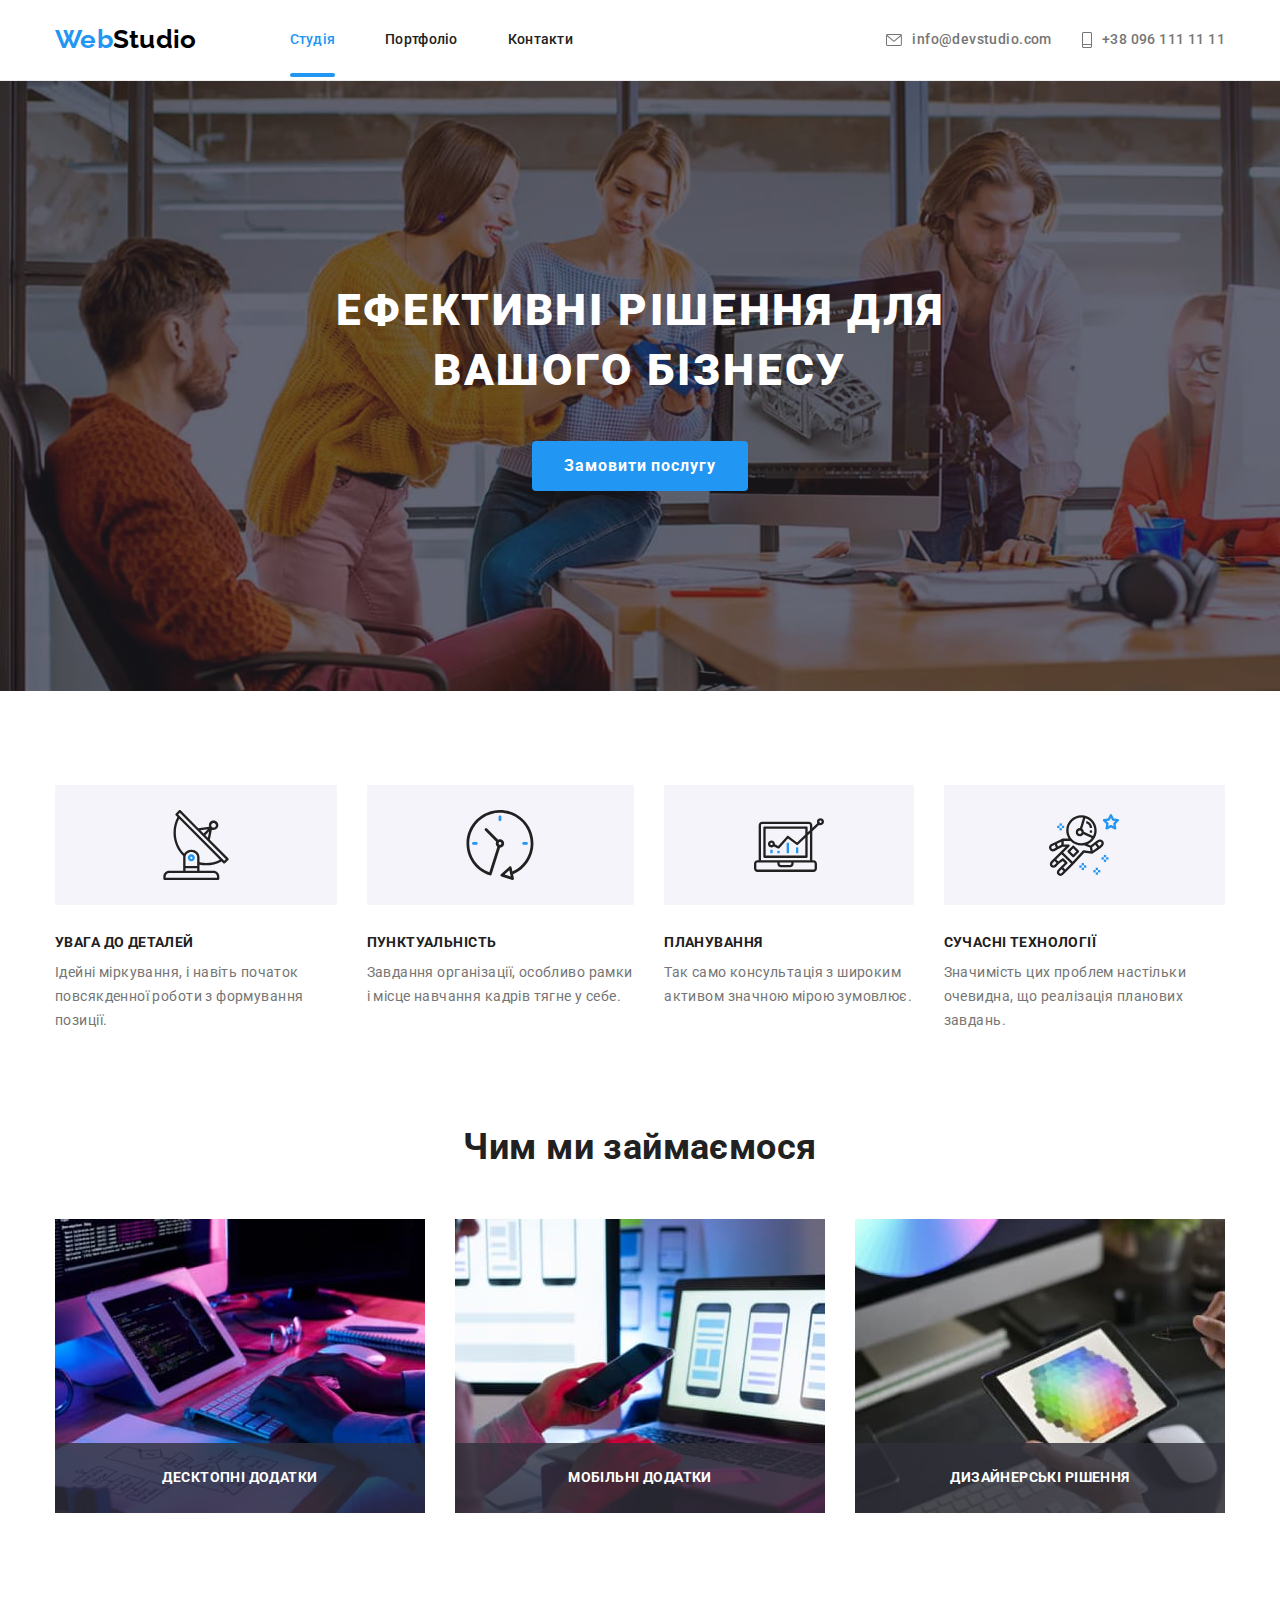
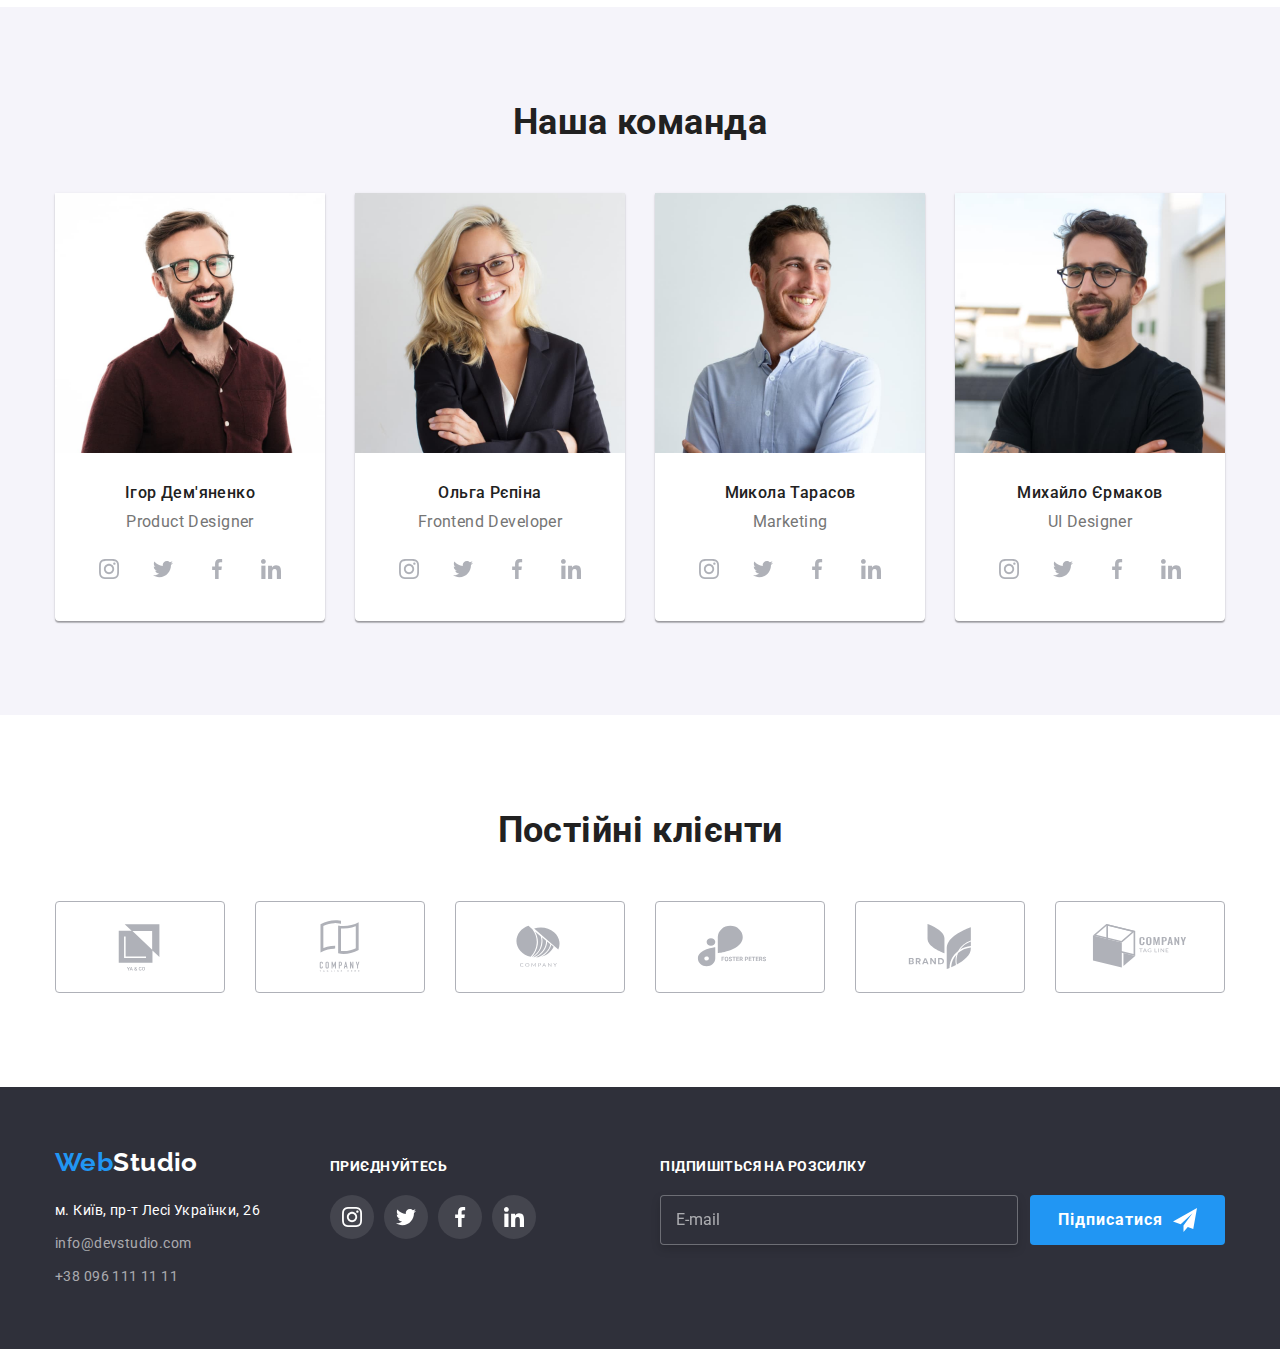
<file: index.html>
<!DOCTYPE html>
<html lang="uk">
	<head>
		<meta charset="UTF-8" />
		<meta http-equiv="X-UA-Compatible" content="IE=edge" />
		<meta name="viewport" content="width=device-width, initial-scale=1.0" />
		<title>webstudio</title>
		<link rel="preconnect" href="https://fonts.googleapis.com" />
		<link rel="preconnect" href="https://fonts.gstatic.com" crossorigin />
		<link
			href="https://fonts.googleapis.com/css2?family=Raleway:wght@700&family=Roboto:wght@400;500;700;900&display=swap"
			rel="stylesheet"
		/>
		<link rel="stylesheet" href="https://cdn.jsdelivr.net/npm/modern-normalize@1.1.0/modern-normalize.min.css" />

		<link rel="stylesheet" href="./css/styles.css" />
	</head>

	<body>
		<header class="page-header">
			<div class="container page-header-container">
				<nav class="navigation">
					<a href="./index.html" class="logo-header link"><span class="accent">Web</span>Studio</a>

					<ul class="site-nav list">
						<li class="site-nav-item"><a class="site-nav-link current-link link" href="./index.html">Студія</a> </li>
						<li class="site-nav-item"><a class="site-nav-link link" href="./portfolio.html">Портфоліо</a></li>
						<li class="site-nav-item"><a class="site-nav-link link" href="">Контакти</a></li>
					</ul>
				</nav>

				<ul class="contacts list">
					<li class="contacts-item">
						<a class="contacts-link link" href="mailto:info@devstudio.com">
							<svg class="mail-icon" width="16px" height="12px">
								<use href="./images/icons.svg.svg#icon-envelope-hover"></use></svg
							>info@devstudio.com
						</a>
					</li>
					<li class="contacts-item fon">
						<a class="contacts-link link" href="tel:+380961111111">
							<svg class="tel-icon" width="10px" height="16px">
								<use href="./images/icons.svg.svg#icon-Vector"></use></svg
							>+38 096 111 11 11
						</a>
					</li>
				</ul>
			</div>
		</header>
		<main>
			<!-- HERO-->
			<section class="hero">
				<div class="container hero-container">
					<h1 class="hero-title">Ефективні рішення для вашого бізнесу</h1>
					<button class="hero-btn btn" type="button" data-modal-open>Замовити послугу</button>
				</div>
			</section>

			<!-- Секція з особливостями-->

			<section class="section about-main">
				<div class="container">
					<h2 class="section-title visually-hidden">Переваги</h2>
					<ul class="preference list">
						<li class="preference-item">
							<div class="preference-icon">
								<svg class="svg-clients" width="70" height="70">
									<use href="./images/icons.svg.svg#icon-antenna-1"></use>
								</svg>
							</div>
							<h3 class="title">УВАГА ДО ДЕТАЛЕЙ</h3>
							<p> Ідейні міркування, і навіть початок повсякденної роботи з формування позиції. </p>
						</li>
						<li class="preference-item">
							<div class="preference-icon">
								<svg class="svg-clients" width="70" height="70">
									<use href="./images/icons.svg.svg#icon-clock-1"></use>
								</svg>
							</div>
							<h3 class="title">ПУНКТУАЛЬНІСТЬ</h3>
							<p> Завдання організації, особливо рамки і місце навчання кадрів тягне у себе. </p>
						</li>
						<li class="preference-item">
							<div class="preference-icon">
								<svg class="svg-clients" width="70" height="70">
									<use href="./images/icons.svg.svg#icon-diagram-1"></use>
								</svg>
							</div>
							<h3 class="title">ПЛАНУВАННЯ</h3>
							<p> Так само консультація з широким активом значною мірою зумовлює. </p>
						</li>
						<li class="preference-item">
							<div class="preference-icon">
								<svg class="svg-clients" width="70" height="70">
									<use href="./images/icons.svg.svg#icon-astronaut-1"></use>
								</svg>
							</div>
							<h3 class="title">СУЧАСНІ ТЕХНОЛОГІЇ</h3>
							<p> Значимість цих проблем настільки очевидна, що реалізація планових завдань. </p>
						</li>
					</ul>
				</div>
			</section>

			<section class="section section-about-pic">
				<div class="container about-pic-cont">
					<h2 class="section-title">Чим ми займаємося</h2>
					<ul class="activity list">
						<li class="activity-item">
							<img
								class="activity-item-img"
								src="./images/img-1.jpg"
								alt="Людина працює з клавіатурою"
								width="370"
								height="294"
							/>
							<h3 class="addition"> Десктопні додатки </h3>
						</li>
						<li class="activity-item">
							<img
								class="activity-item-img"
								src="./images/img-2.jpg"
								alt="Людина працює на ноутбуці"
								width="370"
								height="294"
							/>
							<h3 class="addition"> Мобільні додатки </h3>
						</li>
						<li class="activity-item">
							<img
								class="activity-item-img"
								src="./images/img-3.jpg"
								alt="Людина працює з графічним планшетом"
								width="370"
								height="294"
							/>
							<h3 class="addition"> Дизайнерські рішення </h3>
						</li>
					</ul>
				</div>
			</section>

			<!-- Наша команда-->

			<section class="section section-team">
				<div class="container">
					<h2 class="section-title">Наша команда</h2>
					<ul class="team list">
						<li class="team-item">
							<img
								class="team-img"
								src="./images/img-1-igor.jpg"
								alt="чоловік в окулярах продукт дизайнер"
								width="270"
								height="260"
							/>
							<h3 class="title">Ігор Дем'яненко</h3>
							<p class="team-speciality">Product Designer</p>
							<ul class="social-list list">
								<li class="social-list-item">
									<a href="" class="social-list-link">
										<svg aria-label="іконка інстаграм" class="social-icon" width="20" height="20">
											<use href="./images/icons.svg.svg#icon-instagram"></use>
										</svg>
									</a>
								</li>
								<li class="social-list-item">
									<a href="" class="social-list-link link">
										<svg aria-label="іконка твітер" class="social-icon" width="20" height="20">
											<use href="./images/icons.svg.svg#icon-twitter"></use>
										</svg>
									</a>
								</li>
								<li class="social-list-item">
									<a href="" class="social-list-link">
										<svg aria-label="іконка фейсбук" class="social-icon" width="20" height="20">
											<use href="./images/icons.svg.svg#icon-facebook"></use>
										</svg>
									</a>
								</li>
								<li class="social-list-item">
									<a href="" class="social-list-link">
										<svg aria-label="іконка лінкедін" class="social-icon" width="20" height="20">
											<use href="./images/icons.svg.svg#icon-linkedin"></use>
										</svg>
									</a>
								</li>
							</ul>
						</li>
						<li class="team-item">
							<img
								class="team-img"
								src="./images/img-2-olga.jpg"
								alt="фото блондинки в окулярах фронтент девелопер"
								width="270"
								height="260"
							/>
							<h3 class="title">Ольга Рєпіна</h3>
							<p class="team-speciality">Frontend Developer</p>
							<ul class="social-list list">
								<li class="social-list-item">
									<a href="" class="social-list-link">
										<svg aria-label="іконка інстаграм" class="social-icon" width="20" height="20">
											<use href="./images/icons.svg.svg#icon-instagram"></use>
										</svg>
									</a>
								</li>
								<li class="social-list-item">
									<a href="" class="social-list-link link">
										<svg aria-label="іконка твітер" class="social-icon" width="20" height="20">
											<use href="./images/icons.svg.svg#icon-twitter"></use>
										</svg>
									</a>
								</li>
								<li class="social-list-item">
									<a href="" class="social-list-link">
										<svg aria-label="іконка фейсбук" class="social-icon" width="20" height="20">
											<use href="./images/icons.svg.svg#icon-facebook"></use>
										</svg>
									</a>
								</li>
								<li class="social-list-item">
									<a href="" class="social-list-link">
										<svg aria-label="іконка лінкедін" class="social-icon" width="20" height="20">
											<use href="./images/icons.svg.svg#icon-linkedin"></use>
										</svg>
									</a>
								</li>
							</ul>
						</li>
						<li class="team-item">
							<img
								class="team-img"
								src="./images/img-3-mykola.jpg"
								alt="фото молодого чоловіка з посмішкою"
								width="270"
								height="260"
							/>
							<h3 class="title">Микола Тарасов</h3>
							<p class="team-speciality">Marketing</p>
							<ul class="social-list list">
								<li class="social-list-item">
									<a href="" class="social-list-link">
										<svg aria-label="іконка інстаграм" class="social-icon" width="20" height="20">
											<use href="./images/icons.svg.svg#icon-instagram"></use>
										</svg>
									</a>
								</li>
								<li class="social-list-item">
									<a href="" class="social-list-link link">
										<svg aria-label="іконка твітер" class="social-icon" width="20" height="20">
											<use href="./images/icons.svg.svg#icon-twitter"></use>
										</svg>
									</a>
								</li>
								<li class="social-list-item">
									<a href="" class="social-list-link">
										<svg aria-label="іконка фейсбук" class="social-icon" width="20" height="20">
											<use href="./images/icons.svg.svg#icon-facebook"></use>
										</svg>
									</a>
								</li>
								<li class="social-list-item">
									<a href="" class="social-list-link">
										<svg aria-label="іконка лінкедін" class="social-icon" width="20" height="20">
											<use href="./images/icons.svg.svg#icon-linkedin"></use>
										</svg>
									</a>
								</li>
							</ul>
						</li>
						<li class="team-item">
							<img
								class="team-img"
								src="./images/img-4-mihaylo.jpg"
								alt="фото чоловіка з окулярами в чорній футболці"
								width="270"
								height="260"
							/>
							<h3 class="title">Михайло Єрмаков</h3>
							<p class="team-speciality">UI Designer</p>
							<ul class="social-list list">
								<li class="social-list-item">
									<a href="" class="social-list-link link">
										<svg aria-label="іконка твітер" class="social-icon" width="20" height="20">
											<use href="./images/icons.svg.svg#icon-instagram"></use>
										</svg>
									</a>
								</li>
								<li class="social-list-item">
									<a href="" class="social-list-link link">
										<svg aria-label="іконка твітер" class="social-icon" width="20" height="20">
											<use href="./images/icons.svg.svg#icon-twitter"></use>
										</svg>
									</a>
								</li>
								<li class="social-list-item">
									<a href="" class="social-list-link">
										<svg aria-label="іконка фейсбук" class="social-icon" width="20" height="20">
											<use href="./images/icons.svg.svg#icon-facebook"></use>
										</svg>
									</a>
								</li>
								<li class="social-list-item">
									<a href="" class="social-list-link">
										<svg aria-label="іконка лінкедін" class="social-icon" width="20" height="20">
											<use href="./images/icons.svg.svg#icon-linkedin"></use>
										</svg>
									</a>
								</li>
							</ul>
						</li>
					</ul>
				</div>
			</section>

			<!--Постійні клієнти-->
			<section class="section section-clients">
				<div class="container">
					<h2 class="section-title">Постійні клієнти</h2>
					<ul class="list section-our-clients">
						<li class="clients-company">
							<a href="" class="clients-link">
								<svg class="clients" width="106" height="60">
									<use href="./images/icons.svg.svg#icon-clients1"></use>
								</svg>
							</a>
						</li>
						<li class="clients-company">
							<a href="" class="clients-link">
								<svg class="clients" width="106" height="60">
									<use href="./images/icons.svg.svg#icon-clients2"></use>
								</svg>
							</a>
						</li>
						<li class="clients-company">
							<a href="" class="clients-link">
								<svg class="clients" width="106" height="60">
									<use href="./images/icons.svg.svg#icon-clients3"></use>
								</svg>
							</a>
						</li>
						<li class="clients-company">
							<a href="" class="clients-link">
								<svg class="clients" width="106" height="60">
									<use href="./images/icons.svg.svg#icon-clients4"></use>
								</svg>
							</a>
						</li>
						<li class="clients-company">
							<a href="" class="clients-link">
								<svg class="clients" width="106" height="60">
									<use href="./images/icons.svg.svg#icon-clients5"></use>
								</svg>
							</a>
						</li>
						<li class="clients-company">
							<a href="" class="clients-link">
								<svg class="clients" width="106" height="60">
									<use href="./images/icons.svg.svg#icon-clients6"></use>
								</svg>
							</a>
						</li>
					</ul>
				</div>
			</section>
		</main>
		<footer class="page-footer">
			<div class="container ftr">
				<div class="footer-div">
					<a class="logo-footer link" href="./index.html"><span class="accent">Web</span>Studio</a>
					<address>
						<ul class="footer-contacts list">
							<li class="footer-contacts-item">
								<a class="footer-contact-adr link" href="">м. Київ, пр-т Лесі Українки, 26</a>
							</li>
							<li class="footer-contacts-item">
								<a class="footer-contact link" href="mailto:info@devstudio.com">info@devstudio.com</a>
							</li>
							<li class="footer-contacts-item">
								<a class="footer-contact link" href="tel:+380961111111">+38 096 111 11 11</a>
							</li>
						</ul>
					</address>
				</div>
				<div class="footer-icon">
					<p class="foot-links">Приєднуйтесь</p>
					<ul class="social-footer list">
						<li class="social-footer-item">
							<a href="" class="social-footer-link link">
								<svg aria-label="іконка твітер" class="footer-iconf" width="20" height="20">
									<use href="./images/icons.svg.svg#icon-instagram"></use>
								</svg>
							</a>
						</li>
						<li class="social-footer-item">
							<a href="" class="social-footer-link link">
								<svg aria-label="іконка твітер" class="footer-iconf" width="20" height="20">
									<use href="./images/icons.svg.svg#icon-twitter"></use>
								</svg>
							</a>
						</li>
						<li class="social-footer-item">
							<a href="" class="social-footer-link link">
								<svg aria-label="іконка фейсбук" class="footer-iconf" width="20" height="20">
									<use href="./images/icons.svg.svg#icon-facebook"></use>
								</svg>
							</a>
						</li>
						<li class="social-footer-item">
							<a href="" class="social-footer-link link">
								<svg aria-label="іконка лінкедін" class="footer-iconf" width="20" height="20">
									<use href="./images/icons.svg.svg#icon-linkedin"></use>
								</svg>
							</a>
						</li>
					</ul>
				</div>
				<div class="form-footer">
					<p class="foot-links">Підпишіться на розсилку</p>
					<form class="form-footer-span">
						<label>
							<input
								type="email"
								name="user_email"
								required
								placeholder="E-mail"
								class="form-footer-input"
								pattern="[a-z0-9._%+-]+@[a-z0-9.-]+\.[a-z]{2,4}$"
							/>
						</label>
						<button type="submit" class="form-footer-btn btn">
							Підписатися
							<svg class="form-footer-icon" width="24" height="24">
								<use href="./images/icons.svg.svg#icon-send"></use>
							</svg>
						</button>
					</form>
				</div>
			</div>
		</footer>
		<div class="blackdrop is-hidden" data-modal>
			<div class="modal">
				<button type="button" class="modal-close-btn" data-modal-close
					><svg class="close" width="18" height="18">
						<use href="./images/icons.svg.svg#icon-close"></use></svg
				></button>
				<b class="modal-form-title">Залиште свої дані, ми вам передзвонимо </b>
				<form class="modal-form">
					<label class="modal-form-field">
						Ім'я
						<span class="modal-form-span">
							<input type="text" class="modal-form-input" name="user_name" required pattern="[a-zA-Zа-яА-ЯіІїЇ`ʼ]+" />
							<svg class="modal-form-icon" width="18" height="18">
								<use href="./images/icons.svg.svg#icon-person"></use>
							</svg>
						</span>
					</label>
					<label class="modal-form-field">
						Телефон
						<span class="modal-form-span">
							<input
								type="tel"
								class="modal-form-input"
								name="user_phone"
								required
								pattern="[0-9]{3}-[0-9]{3}-[0-9]{2}-[0-9]{2}"
								title="xxx-xxx-xx-xx"
							/>
							<svg class="modal-form-icon" width="18" height="18">
								<use href="./images/icons.svg.svg#icon-phone"></use>
							</svg>
						</span>
					</label>
					<label class="modal-form-field">
						Пошта
						<span class="modal-form-span">
							<input
								type="email"
								class="modal-form-input"
								name="user_email"
								required
								pattern="[a-z0-9._%+-]+@[a-z0-9.-]+\.[a-z]{2,4}$"
							/>
							<svg class="modal-form-icon" width="18" height="18">
								<use href="./images/icons.svg.svg#icon-email"></use>
							</svg>
						</span>
					</label>
					<label class="modal-form-field">
						Коментар
						<textarea name="user_message" class="modal-form-message" placeholder="Введіть текст"></textarea>
					</label>
					<label class="modal-form-check-field">
						<input type="checkbox" class="modal-form-check visually-hidden" name="user_policy" required />

						<svg class="modal-form-checkbox-nonactive-icon" width="16" height="15">
							<use href="./images/icons.svg.svg#icon-notactiv-check"></use>
						</svg>

						<svg class="modal-form-checkbox-icon" width="16" height="15">
							<use href="./images/icons.svg.svg#icon-check"></use>
						</svg>

						Погоджуюся з розсилкою та приймаю <a href="" class="modal-form-link">Умови договору</a>
					</label>
					<button type="submit" class="modal-form-submit btn">Відправити</button>
				</form>
			</div>
		</div>
		<script src="./js/modal.js"></script>
	</body>
</html>
</file>
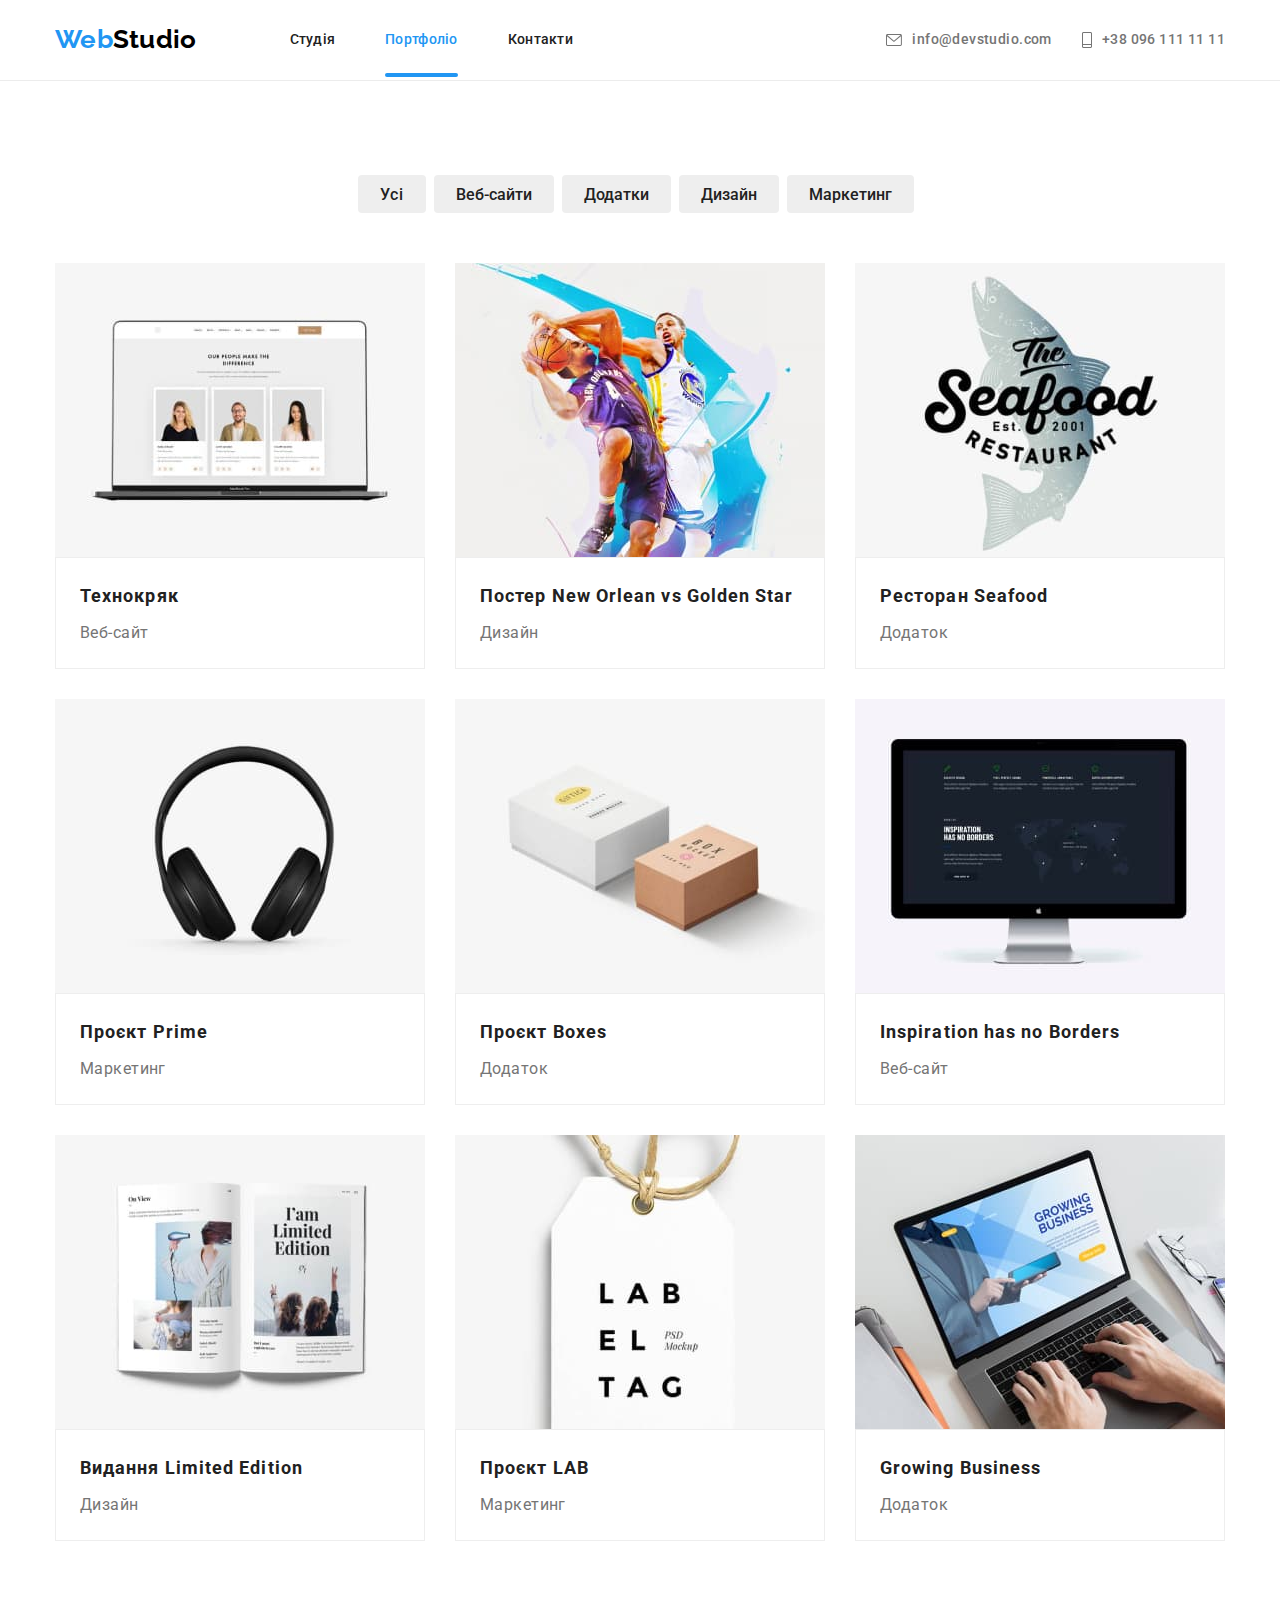
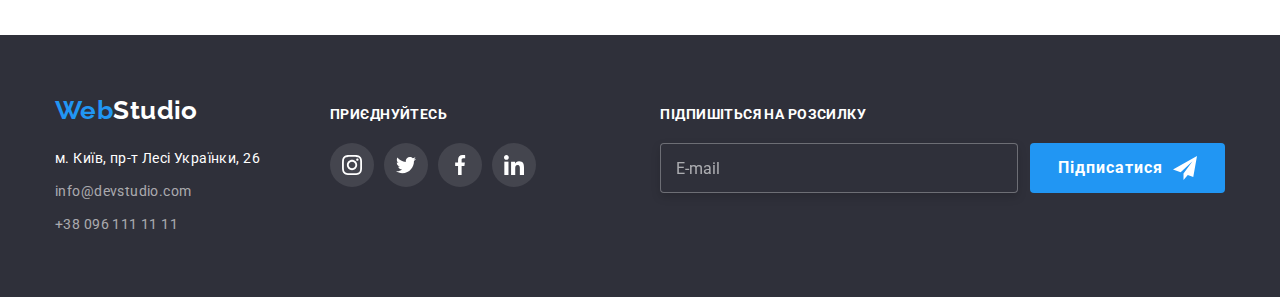
<file: portfolio.html>
<!DOCTYPE html>
<html lang="uk">
	<head>
		<meta charset="UTF-8" />
		<meta http-equiv="X-UA-Compatible" content="IE=edge" />
		<meta name="viewport" content="width=device-width, initial-scale=1.0" />
		<title>portfolio</title>
		<link rel="preconnect" href="https://fonts.googleapis.com" />
		<link rel="preconnect" href="https://fonts.gstatic.com" crossorigin />
		<link
			href="https://fonts.googleapis.com/css2?family=Raleway:wght@700&family=Roboto:wght@400;500;700;900&display=swap"
			rel="stylesheet"
		/>
		<link rel="stylesheet" href="https://cdn.jsdelivr.net/npm/modern-normalize@1.1.0/modern-normalize.min.css" />
		<link rel="stylesheet" href="./css/styles.css" />
	</head>
	<body>
		<header class="page-header">
			<div class="container page-header-container">
				<nav class="navigation">
					<a href="./index.html" class="logo-header link"><span class="accent">Web</span>Studio</a>

					<ul class="site-nav list">
						<li class="site-nav-item"><a class="site-nav-link link" href="./index.html">Студія</a></li>
						<li class="site-nav-item"
							><a class="site-nav-link link current-link" href="./portfolio.html">Портфоліо</a></li
						>
						<li class="site-nav-item"><a class="site-nav-link link" href="">Контакти</a></li>
					</ul>
				</nav>

				<ul class="contacts list">
					<li class="contacts-item">
						<a class="contacts-link link" href="mailto:info@devstudio.com">
							<svg class="mail-icon" width="16px" height="12px">
								<use href="./images/icons.svg.svg#icon-envelope-hover"></use></svg
							>info@devstudio.com
						</a>
					</li>
					<li class="contacts-item fon">
						<a class="contacts-link link" href="tel:+380961111111">
							<svg class="tel-icon" width="10px" height="16px">
								<use href="./images/icons.svg.svg#icon-Vector"></use></svg
							>+38 096 111 11 11
						</a>
					</li>
				</ul>
			</div>
		</header>
		<main>
			<section class="page-prtfolio">
				<div class="container">
					<!-- <section class="portfolio container"> -->
					<h1 class="visually-hidden"> Портфоліо </h1>
					<ul class="products-nav list">
						<li class="product">
							<button class="portfolio-btn btn" type="button">Усі</button>
						</li>
						<li class="product">
							<button class="portfolio-btn" type="button">Веб-сайти</button>
						</li>
						<li class="product"><button class="portfolio-btn" type="button">Додатки</button> </li>
						<li class="product"><button class="portfolio-btn" type="button">Дизайн</button></li>
						<li class="product"><button class="portfolio-btn" type="button">Маркетинг</button></li>
					</ul>
					<ul class="page-products list">
						<li class="portf-pic">
							<a href="" class="portf-link link">
								<div class="portf-link-wrapper">
									<img
										class="products-img"
										src="./images/project-img.jpg"
										alt="фото трьох членів команди, дві дівчини і один чоловік в окулярах"
										width="370"
									/>
									<p class="overlay"
										>Ресурс пропонує комплексні пропозиції з різним рівнем функціоналу та сервісів. Все це дозволить
										відвідувачу отримати вичерпні відомості про компанію чи приватну особу.
									</p>
								</div>

								<div class="products-items">
									<h2 class="product-main">Технокряк </h2>
									<p class="product-card">Веб-сайт</p>
								</div>
							</a>
						</li>
						<li class="portf-pic">
							<a href="" class="portf-link link">
								<div class="portf-link-wrapper">
									<img
										class="products-img"
										src="./images/project-img-1.jpg"
										alt="двє хлопців в спортивній формі різних команд грають в м'яча, один тримає м'яч, другий вибиває його з його рук"
										width="370"
									/>
									<p class="overlay"
										>Ресурс пропонує комплексні пропозиції з різним рівнем функціоналу та сервісів. Все це дозволить
										відвідувачу отримати вичерпні відомості про компанію чи приватну особу.
									</p>
								</div>
								<div class="products-items">
									<h2 class="product-main">Постер New Orlean vs Golden Star</h2>
									<p class="product-card">Дизайн</p>
								</div>
							</a>
						</li>
						<li class="portf-pic">
							<a href="" class="portf-link link">
								<div class="portf-link-wrapper">
									<img
										class="products-img"
										src="./images/project-img-2.jpg"
										alt="картинка з малюнком риби та логотипом рибного ресторану"
										width="370"
									/>
									<p class="overlay"
										>Ресурс пропонує комплексні пропозиції з різним рівнем функціоналу та сервісів. Все це дозволить
										відвідувачу отримати вичерпні відомості про компанію чи приватну особу.
									</p>
								</div>
								<div class="products-items">
									<h2 class="product-main">Ресторан Seafood</h2>
									<p class="product-card">Додаток</p>
								</div>
							</a>
						</li>
						<li class="portf-pic">
							<a href="" class="portf-link link">
								<div class="portf-link-wrapper">
									<img class="products-img" src="./images/project-img-3.jpg" alt="великі чорні навушники" width="370" />
									<p class="overlay"
										>Ресурс пропонує комплексні пропозиції з різним рівнем функціоналу та сервісів. Все це дозволить
										відвідувачу отримати вичерпні відомості про компанію чи приватну особу.
									</p>
								</div>
								<div class="products-items">
									<h2 class="product-main">Проєкт Prime</h2>
									<p class="product-card">Маркетинг</p>
								</div>
							</a>
						</li>
						<li class="portf-pic">
							<a href="" class="portf-link link">
								<div class="portf-link-wrapper">
									<img
										class="products-img"
										src="./images/project-img-4.jpg"
										alt="дві коробочки, одна невелика коліру темного картону, друга більша трохи білого кольору"
										width="370"
									/>
									<p class="overlay"
										>Ресурс пропонує комплексні пропозиції з різним рівнем функціоналу та сервісів. Все це дозволить
										відвідувачу отримати вичерпні відомості про компанію чи приватну особу.
									</p>
								</div>
								<div class="products-items">
									<h2 class="product-main">Проєкт Boxes</h2>
									<p class="product-card">Додаток</p>
								</div>
							</a>
						</li>
						<li class="portf-pic">
							<a href="" class="portf-link link">
								<div class="portf-link-wrapper">
									<img
										class="products-img"
										src="./images/project-img-5.jpg"
										alt="великий чорний монітор епл на срібній ніжці"
										width="370"
									/>
									<p class="overlay"
										>Ресурс пропонує комплексні пропозиції з різним рівнем функціоналу та сервісів. Все це дозволить
										відвідувачу отримати вичерпні відомості про компанію чи приватну особу.
									</p>
								</div>
								<div class="products-items">
									<h2 class="product-main">Inspiration has no Borders</h2>
									<p class="product-card">Веб-сайт</p>
								</div>
							</a>
						</li>
						<li class="portf-pic">
							<a href="" class="portf-link link">
								<div class="portf-link-wrapper">
									<img
										class="products-img"
										src="./images/project-img-6.jpg"
										alt="розворот книги з різними зображеннями жінок"
										width="370"
									/>
									<p class="overlay"
										>Ресурс пропонує комплексні пропозиції з різним рівнем функціоналу та сервісів. Все це дозволить
										відвідувачу отримати вичерпні відомості про компанію чи приватну особу.
									</p>
								</div>
								<div class="products-items">
									<h2 class="product-main">Видання Limited Edition</h2>
									<p class="product-card">Дизайн</p>
								</div>
							</a>
						</li>
						<li class="portf-pic">
							<a href="" class="portf-link link">
								<div class="portf-link-wrapper">
									<img
										class="products-img"
										src="./images/project-img-7.jpg"
										alt="біла бірка з чорним надписом"
										width="370"
									/>
									<p class="overlay"
										>Ресурс пропонує комплексні пропозиції з різним рівнем функціоналу та сервісів. Все це дозволить
										відвідувачу отримати вичерпні відомості про компанію чи приватну особу.
									</p>
								</div>
								<div class="products-items">
									<h2 class="product-main">Проєкт LAB </h2>
									<p class="product-card">Маркетинг</p>
								</div>
							</a>
						</li>
						<li class="portf-pic">
							<a href="" class="portf-link link">
								<div class="portf-link-wrapper">
									<img
										class="products-img"
										src="./images/project-img-8.jpg"
										alt="чоловічі руки на клавіатурі відкритого ноутбука, на моніторі картинка з надписом зростання бізнесу"
										width="370"
									/>
									<p class="overlay"
										>Ресурс пропонує комплексні пропозиції з різним рівнем функціоналу та сервісів. Все це дозволить
										відвідувачу отримати вичерпні відомості про компанію чи приватну особу.
									</p>
								</div>
								<div class="products-items">
									<h2 class="product-main">Growing Business</h2>
									<p class="product-card">Додаток</p></div
								>
							</a>
						</li>
					</ul>
					<!-- </section> -->
				</div>
			</section>
		</main>
		<footer class="page-footer">
			<div class="container ftr">
				<div class="footer-div">
					<a class="logo-footer link" href="./index.html"><span class="accent">Web</span>Studio</a>
					<address>
						<ul class="footer-contacts list">
							<li class="footer-contacts-item">
								<a class="footer-contact-adr link" href="">м. Київ, пр-т Лесі Українки, 26</a>
							</li>
							<li class="footer-contacts-item">
								<a class="footer-contact link" href="mailto:info@devstudio.com">info@devstudio.com</a>
							</li>
							<li class="footer-contacts-item">
								<a class="footer-contact link" href="tel:+380961111111">+38 096 111 11 11</a>
							</li>
						</ul>
					</address>
				</div>
				<div class="footer-icon">
					<p class="foot-links">Приєднуйтесь</p>
					<ul class="social-footer list">
						<li class="social-footer-item">
							<a href="" class="social-footer-link link">
								<svg aria-label="іконка твітер" class="footer-iconf" width="20" height="20">
									<use href="./images/icons.svg.svg#icon-instagram"></use>
								</svg>
							</a>
						</li>
						<li class="social-footer-item">
							<a href="" class="social-footer-link link">
								<svg aria-label="іконка твітер" class="footer-iconf" width="20" height="20">
									<use href="./images/icons.svg.svg#icon-twitter"></use>
								</svg>
							</a>
						</li>
						<li class="social-footer-item">
							<a href="" class="social-footer-link link">
								<svg aria-label="іконка фейсбук" class="footer-iconf" width="20" height="20">
									<use href="./images/icons.svg.svg#icon-facebook"></use>
								</svg>
							</a>
						</li>
						<li class="social-footer-item">
							<a href="" class="social-footer-link link">
								<svg aria-label="іконка лінкедін" class="footer-iconf" width="20" height="20">
									<use href="./images/icons.svg.svg#icon-linkedin"></use>
								</svg>
							</a>
						</li>
					</ul>
				</div>
				<div class="form-footer">
					<p class="foot-links">Підпишіться на розсилку</p>
					<form class="form-footer-span">
						<label>
							<input
								type="email"
								name="user_email"
								required
								placeholder="E-mail"
								class="form-footer-input"
								pattern="[a-z0-9._%+-]+@[a-z0-9.-]+\.[a-z]{2,4}$"
							/>
						</label>
						<button type="submit" class="form-footer-btn btn">
							Підписатися
							<svg class="form-footer-icon" width="24" height="24">
								<use href="./images/icons.svg.svg#icon-send"></use>
							</svg>
						</button>
					</form>
				</div>
			</div>
		</footer>
	</body>
</html>
</file>
<file: css/styles.css>
:root {
	--background-color-header: #ffffff;
	--color-accent: #2196f3;
	--color-nav-header: #212121;
	--logo-header-color: #000000;
	--color-contact: #757575;
	--background-body-color: #f5f5f5;
	--background-color-footer: #2f303a;
	--color-text-darkbox: #ffffff;
	--background-color-additional: #f5f4fa;
	--color-text-standart: #757575;
	--color-title: #212121;
	--color-foot-adr: rgba(255, 255, 255, 0.6);

	--color-роrtfolio-borders: #eeeeee;

	--background-portfolio-btn: #eeeeee;
	--color-portfolio-btn: #212121;
	--color-text-products: #212121;
	--background-color-portfolio: #ffffff;
	--transition-animation: 250ms cubic-bezier(0.4, 0, 0.2, 1);
	--transition-animation-modal: 2500ms cubic-bezier(0.4, 0, 0.2, 1);
}
h1,
h2,
h3,
h4,
p {
	margin-top: 0;
	margin-bottom: 0;
}
ul {
	margin-top: 0;
	margin-bottom: 0;
	padding-left: 0;
}
.link {
	text-decoration: none;
	color: inherit;
}

.list {
	list-style: none;
}

img {
	display: block;
}
body {
	background-color: var(--background-color-portfolio);
	color: var(--color-text-standart);
	font-family: "Roboto", sans-serif;
	font-style: normal;
	/* font-weight: 400; это размер 400 от браузера */
	font-size: 14px;
	line-height: 1.71;
	/* or 171% */

	letter-spacing: 0.03em;
}

.container {
	width: 1200px;
	margin-left: auto;
	margin-right: auto;
	padding-left: 15px;
	padding-right: 15px;
}

/* -----------------section-title----------- */
.activity {
	display: flex;
	gap: 30px;
}
.addition {
	position: absolute;
	bottom: 0;
	width: 100%;
	height: 70px;
	background: rgba(47, 48, 58, 0.8);
	font-size: 14px;
		line-height: 1.14;
		text-align: center;
		text-transform: uppercase;	
		color: var(--color-text-darkbox);
		padding-top: 27px;
		padding-bottom: 27px;
}
.activity-item {
	position: relative;
}
.section-title {
	font-weight: 700;
	font-size: 36px;
	line-height: 1.17;
	text-align: center;
	margin-bottom: 50px;
	padding-top: 0;
}

.team-item {
	background-color: var(--background-color-header);
	/* box-shadow: 0px 1px 3px rgba(0, 0, 0, 0.12), 0px 1px 1px rgba(0, 0, 0, 0.14), 0px 2px 1px rgba(0, 0, 0, 0.2); */
	border-radius: 0px 0px 4px 4px;
	border-top: none;
}
.team-item,
.team-item {
	box-shadow: 0px 1px 3px rgba(0, 0, 0, 0.12), 0px 1px 1px rgba(0, 0, 0, 0.14), 0px 2px 1px rgba(0, 0, 0, 0.2);
}

/* ========HEADER======== */
.page-header-container {
	display: flex;
	align-items: center;
	text-align: center;
	/* padding-top: 32px; */
	/* padding-bottom: 32px; */
}

.site-nav {
	background-color: var(--background-color-header);
	
}

.page-header {
	border-bottom: 1px solid #ececec;
}

.navigation {
	font-weight: 500;
	line-height: 1.14;
	letter-spacing: 0.02em;
	display: flex;
	align-items: center;
}
.site-nav-link {
	color: var(--color-nav-header);
	padding: 30px 0;
	transition: color var(--transition-animation);
}
.site-nav {
	display: flex;
	align-items: center;
}

.site-nav-item {
	margin-right: 50px;
}
.site-nav-item:last-child {
	margin-right: 0;
}

.logo-header,
.logo-footer {
	font-family: "Raleway", sans-serif;
	font-weight: 700;
	font-size: 26px;
	line-height: 1.19;
}
.logo-footer {
	margin-bottom: 20px;
}

.accent {
	color: var(--color-accent);
}

.logo-header {
	color: var(--logo-header-color);
	padding-top: 24px;
	padding-bottom: 25px;
	margin-right: 93px;
}
.current-link {
	color: #2196f3;
	position: relative;
}

.current-link::after {
	content: "";
	width: 100%;
		height: 4px;
		/* left: 451px; */
		/* top: 76px;	 */
		background: #2196F3;
		border-radius: 2px;
		position: absolute;
		bottom: 0;
left: 0;
}
.contacts-link {
	color: var(--color-contact);
	/* font-family: 'Roboto'; */
	/* font-style: normal; */
	font-weight: 500;
	/* font-size: 14px; */
	line-height: 1.14;
}
.contacts {
	display: flex;
	align-items: center;
	margin-left: auto;
	
}
.fon {
	margin-right: 50px;
}

.contacts .link {
	display: flex;
	justify-content: center;
	align-items: center;
	fill: currentColor;
	transition: color var(--transition-animation);
}

.contacts-item {
	margin-right: 30px;
}
.contacts-item:last-child {
	margin-right: 0;
}
.mail-icon,
.tel-icon {
	/* fill: currentColor; */
	margin-right: 10px;
}

/* ---------------HERO------------ */
.page-footer,
.hero {
	background-color: var(--background-color-footer);
	color: var(--color-text-darkbox);
}
.btn {
	cursor: pointer;
		color: var(--color-text-darkbox);
		background-color: var(--color-accent);
		font-family: inherit;
		font-style: normal;
		font-weight: 700;
		font-size: 16px;
		line-height: 1.88;
		/* identical to box height, or 188% */
		text-align: center;
		letter-spacing: 0.06em;
		border-radius: 4px;
		border: none;

}

.hero-btn {
	margin-top: 40px;
	padding: 10px 32px;
	}

.hero {
	text-align: center;
	padding: 200px 0;
	background-image: linear-gradient(to right, rgba(47, 48, 58, 0.4), rgba(47, 48, 58, 0.4)), url(../images/hero/Img.jpg);
	background-color: #c4c4c4;
	background-size: cover;
	max-width: 1600px;
	margin-right: auto;
	margin-left: auto;
}

.section {
	padding-top: 94px;
	padding-bottom: 94px;
}
.about-main {
	padding-top: 94px;
}

.preference {
	display: flex;
	gap: 30px;
}

.hero-title {
	/* font-family: 'Roboto ,
        sans-serif'; это есть */
	/* font-style: normal еть; */
	font-weight: 900;
	font-size: 44px;
	line-height: 1.36;
	/* or 136% */
	width: 696px;
	text-align: center;
	letter-spacing: 0.06em;
	text-transform: uppercase;
	margin-left: auto;
	margin-right: auto;
}

.team {
	background-color: var(--background-color-additional);
	display: flex;
	gap: 30px;
}
.section-team {
	background-color: var(--background-color-additional);
}
.team-img {
	margin-bottom: 30px;
}
.title {
	color: var(--color-title);
	font-weight: 700;
	font-size: 14px;
	line-height: 1.14;
	margin-bottom: 10px;
	margin-top: 30px;
}
.team .title {
	font-weight: 500;
	font-size: 16px;
	line-height: 1.19;
	/* identical to box height */

	text-align: center;
}
.preference-icon {
	display: flex;
	align-items: center;
	justify-content: center;
	width: 100%;
	height: 120px;
	background-color: var(--background-color-additional);
}

.preference-item {
	width: calc((100%-90px) / 4);
}
.section-about-pic {
	padding-top: 0;
}

.team p {
	font-size: 16px;
	line-height: 1.19;
	text-align: center;
	margin-bottom: 16px;
}
.section-title {
	color: var(--color-title);
}

.section-our-clients {
	display: flex;
	align-items: center;
	justify-content: center;
	gap: 30px;
}
.clients {
	fill: currentColor;
}

.clients-link {
	color: #afb1b8;
	width: 100%;
	height: 100%;
	border: 1px solid #afb1b8;
	border-radius: 4px;
	display: flex;
	align-items: center;
	justify-content: center;
	transition: color var(--transition-animation), border-color var(--transition-animation);

	
}
.clients-link:hover,
.clients-link:focus {
	color: var(--color-accent);
	border-color: var(--color-accent);

}

.clients-company {
	fill: #afb1b8;
	width: 170px;
	height: 92px;
}

/* -----------FOOTER----------- */
.page-footer {
	padding-bottom: 60px;
	padding-top: 60px;
	align-items: baseline;
	display: flex;
}
.footer-div {
	/* margin-left: 250px; */
	margin-right: 70px;
}
.ftr {
	/* display: flex;
	align-items: center; */
	/* justify-content: center; */
	/* padding-bottom: 60px;
	padding-top: 60px; */
	align-items: baseline;
	display: flex;
}
.social-footer {
	display: flex;
	/* justify-content: center; */
	column-gap: 10px;
		/* margin-left: 70px; */
	/* margin-bottom: 30px; */
}
.social-footer-link {
	fill: var(--color-text-darkbox);
	background-color: rgba(255, 255, 255, 0.1);

	display: flex;
	align-items: center;
	justify-content: center;
	width: 44px;
	height: 44px;
	border-radius: 50%;
	transition: background-color var(--transition-animation);
	

}
.social-footer-link:hover,
.social-footer-link:focus {
	background-color: var(--color-accent);
	
}

.footer-icon {
	gap: 30px;
}

.footer-contact {
	color: var(--color-foot-adr);
	transition: color var(--transition-animation);
}
.foot-links {
	text-transform: uppercase;
	font-weight: 700;
	line-height: 1.14;
	letter-spacing: 0.03em;
	margin-bottom: 20px;
}
.footer-contacts a {
	font-style: normal;
	font-weight: 400;
}
.footer-contacts-item {
	margin-bottom: 9px;
}
.footer-contact-adr {
	transition: color var(--transition-animation);
}
.footer-contacts-item:last-child {
	margin-bottom: 0;
}
.footer-contacts {
	margin-top: 20px;
	
}

.portfolio-btn {
	cursor: pointer;
	background-color: var(--background-portfolio-btn);
	color: var(--color-portfolio-btn);
	font-family: inherit;
	font-size: 16px;
	font-weight: 500;
	line-height: calc(26 / 15);
}

.page-prtfolio {
	margin-bottom: 94px;
	margin-top: 94px;
}

.products-items {
	background-color: var(--background-color-portfolio);
	color: var(--color-portfolio-btn);
	padding: 20px 24px;
	border: 1px solid #eeeeee;
}

.product-main {
	/* font-family: 'Roboto'; */
	/* font-style: normal; */
	font-weight: 700;
	font-size: 18px;
	line-height: 2;
	margin-bottom: 4px;
	/* identical to box height, or 200% */

	letter-spacing: 0.06em;
	color: var(--color-text-products);
}
.product-card {
	font-weight: 400;
	font-size: 16px;
	line-height: 1.88;
	/* identical to box height, or 188% */
	color: var(--color-text-standart);
}

.page-products {
	display: flex;
	flex-wrap: wrap;
	gap: 30px;
}

.site-nav :hover,
.site-nav :focus,
.contacts :hover,
.contacts :focus,
.footer-contacts :hover,
.footer-contacts :focus {
	color: var(--color-accent);
	
	
}
.portfolio-btn:hover,
.portfolio-btn:focus {
	background-color: var(--color-accent);
	color: var(--color-text-darkbox);
	box-shadow: 0px 3px 1px rgba(0, 0, 0, 0.1), 0px 1px 2px rgba(0, 0, 0, 0.08), 0px 2px 2px rgba(0, 0, 0, 0.12);

}

.visually-hidden {
	position: absolute;
	white-space: nowrap;
	width: 1px;
	height: 1px;
	overflow: hidden;
	border: 0;
	padding: 0;
	clip: rect(0 0 0 0);
	clip-path: inset(50%);
	margin: -1px;
}
/* --------PORTFOLIO-------- */

.portf-pic {
	width: 370px;
}

.portf-link {
display: block;
transition: box-shadow var(--transition-animation);

}

.portf-link-wrapper {
position: relative;
overflow: hidden;
}

.overlay {
	position: absolute;
	left: 0;
	top: 0;
	background: rgba(33, 150, 243, 0.9);
	color: #ffffff;	
	padding: 63px 24px;
	font-size: 18px;
	line-height: 1.56;
	letter-spacing: 0.03em;
	height: 100%;
	width: 100%;
	overflow: auto;
transform: translateY(100%);
transition: transform var(--transition-animation);

}
.portf-link:hover .overlay,
.portf-link:focus .overlay {
	transform: translateY(0);
}

.portf-link:hover,
.portf-link:focus {
box-shadow: 0px 1px 1px rgba(0, 0, 0, 0.12), 0px 4px 4px rgba(0, 0, 0, 0.06), 1px 4px 6px rgba(0, 0, 0, 0.16);

}

.products-nav {
	display: flex;
	align-items: center;
	justify-content: center;
	margin-bottom: 50px;
}
.product {
	margin-right: 8px;
}

.portfolio-btn {
	padding: 6px 22px;
	height: 38px;
	border: none;
	align-items: center;
	border-radius: 4px;
	transition: color var(--transition-animation), background-color var(--transition-animation), box-shadow var(--transition-animation);
}

/* --------social-------- */
.social-list {
	display: flex;
	justify-content: center;
	column-gap: 10px;
	margin-top: 16px;
	margin-bottom: 30px;
}
.social-list-link {
	display: flex;
	align-items: center;
	justify-content: center;
	width: 44px;
	height: 44px;
	border-radius: 50%;
	background-color: #ffffff;
	transition: background-color var(--transition-animation);
}

.social-list-link {
	fill: #afb1b8;
	transition: background-color var(--transition-animation);
}
.social-list-link:hover,
.social-list-link:focus {
	background-color: var(--color-accent);
}
.social-icon {
transition: fill var(--transition-animation);
}

.social-list-link:hover .social-icon,
.social-list-link:focus .social-icon {
	fill: #ffffff;
	
}
/* --------blackdrop-------- */
.blackdrop {
	position: fixed;
	top: 0;
	left: 0;
	width: 100%;
	height: 100%;
	background: rgba(0, 0, 0, 0.2);
	z-index: 100;
	opacity: 1;	
	transition: opacity var(--transition-animation-modal), visibility var(--transition-animation-modal);

}
.is-hidden {
	visibility: hidden;
	opacity:0 ;
	pointer-events:none ;
}
.blackdrop.is-hidden .modal {
	background-color: blue;
	transform: translate(-50%, -50%) rotate(360deg);
	
	
	
}

/* --------modal window-------- */
.modal { 
	position: absolute;
	top: 50%;
	left: 50%;
	width: 528px;
	height: 580px;
	box-shadow: 0px 1px 3px rgba(0, 0, 0, 0.12), 0px 1px 1px rgba(0, 0, 0, 0.14), 0px 2px 1px rgba(0, 0, 0, 0.2);
	border-radius: 4px;
	background-color: #FFFFFF;
	transform: translate(-50%, -50%) rotate(0deg);
    transition: transform var(--transition-animation-modal), background-color var(--transition-animation-modal);
    padding: 40px;
}


.modal-close-btn {
	position: absolute;
	top: 8px;	
	right: 8px;
	display: flex;
	align-items: center;
	justify-content: center;
	width: 30px;
	height: 30px;
	border-radius: 50%;
	background: #FFFFFF;
	border: 1px solid rgba(0, 0, 0, 0.1);
	
}
.modal-close-btn:focus,
.modal-close-btn:hover {
fill: var(--color-accent);

}


/* --------modal window-------- */

.modal-form-icon {
	display: block;
	position: absolute;
	top: 50%;
	left: 12px;
	transform: translateY(-50%);


}
.modal-form-span {
	display:inline-block ;
	position: relative;
	margin-top: 4px;
	width: 100%;
}
.modal-form-title {	
	display: block;	
		font-size: 20px;
		line-height: 1.15;
		text-align: center;
		color: var(--color-nav-header);
		margin-bottom: 12px;
	}
	.modal-form-field {
		display: block;	
		font-size: 12px;
		line-height: 1.17;
		letter-spacing: 0.01em;
		color: var(--color-contact);
		}
.modal-form-field:not(:last-child) {
	margin-bottom: 10px;
}

	.modal-form-input {
		/* display: block; */
		height: 40px;
		width: 100%;
		border: 1px solid rgba(33, 33, 33, 0.2);
		border-radius: 4px;
		padding-left: 42px;
		transition: fill var(--transition-animation);
		}

		.modal-form-input:focus {
		outline: none;
		border-color: var(--color-accent);
		}

		.modal-form-input:focus +.modal-form-icon {
			fill: var(--color-accent);
			
		}

		.modal-form-check-field {
			display: flex;
			gap: 7px;
			font-size: 14px;
			line-height: 1.71;
			margin-bottom: 20px;
			width: 100%;
			color: var(--color-contact);
			justify-content: center;
			align-items: center;
			
			
				
				
		}
		.modal-form-message {
			width: 450px;
			height: 120px;
			border: 1px solid rgba(33, 33, 33, 0.2);
			border-radius: 4px;
			padding: 12px 16px;
			transition: border-color var(--transition-animation);
		    margin-top: 4px;
			margin-bottom: 20px;
			resize: none;
		}
			.modal-form-message:focus {
				outline: none;
				border-color: var(--color-accent);
				
			}
			.modal-form-message::placeholder {				
					font-size: 12px;
					line-height: 1.17;
					letter-spacing: 0.01em;				
					color: rgba(117, 117, 117, 0.5);
			}
            .modal-form-link {
				color: var(--color-accent);

			}
		
.modal-form-checkbox-icon {
	display: none;
}
.modal-form-check:checked~.modal-form-checkbox-icon {
	display: block;
}


.modal-form-check:checked~.modal-form-checkbox-nonactive-icon {
	display: none;
	
}


.modal-form-submit {
display: block;
padding: 10px 52px;
margin-left: auto;
margin-right: auto;

}

.form-footer-btn {
	display: flex;
	justify-content: center;
	align-items: center;
	padding: 10px 28px;
	gap: 10px;
	}

.form-footer-input {
	width: 358px;
	height: 50px;
	padding-left: 15px;
	background-color: var(--background-color-footer);
	border: 1px solid rgba(255, 255, 255, 0.3);
	filter: drop-shadow(0px 4px 4px rgba(0, 0, 0, 0.15));
	border-radius: 4px;
font-size: 16px;
	line-height: 1.25;
	color: var(--color-text-darkbox);
	transition: border-color var(--transition-animation);

}
.form-footer-input:focus {
border-color: var(--color-accent);
outline: none;
}

.form-footer-span {
	display: flex;
	gap: 12px;

}
.form-footer {
margin-left: auto;

}

.form-footer-input::placeholder {
color: rgba(255, 255, 255, 0.6);
}
</file>
